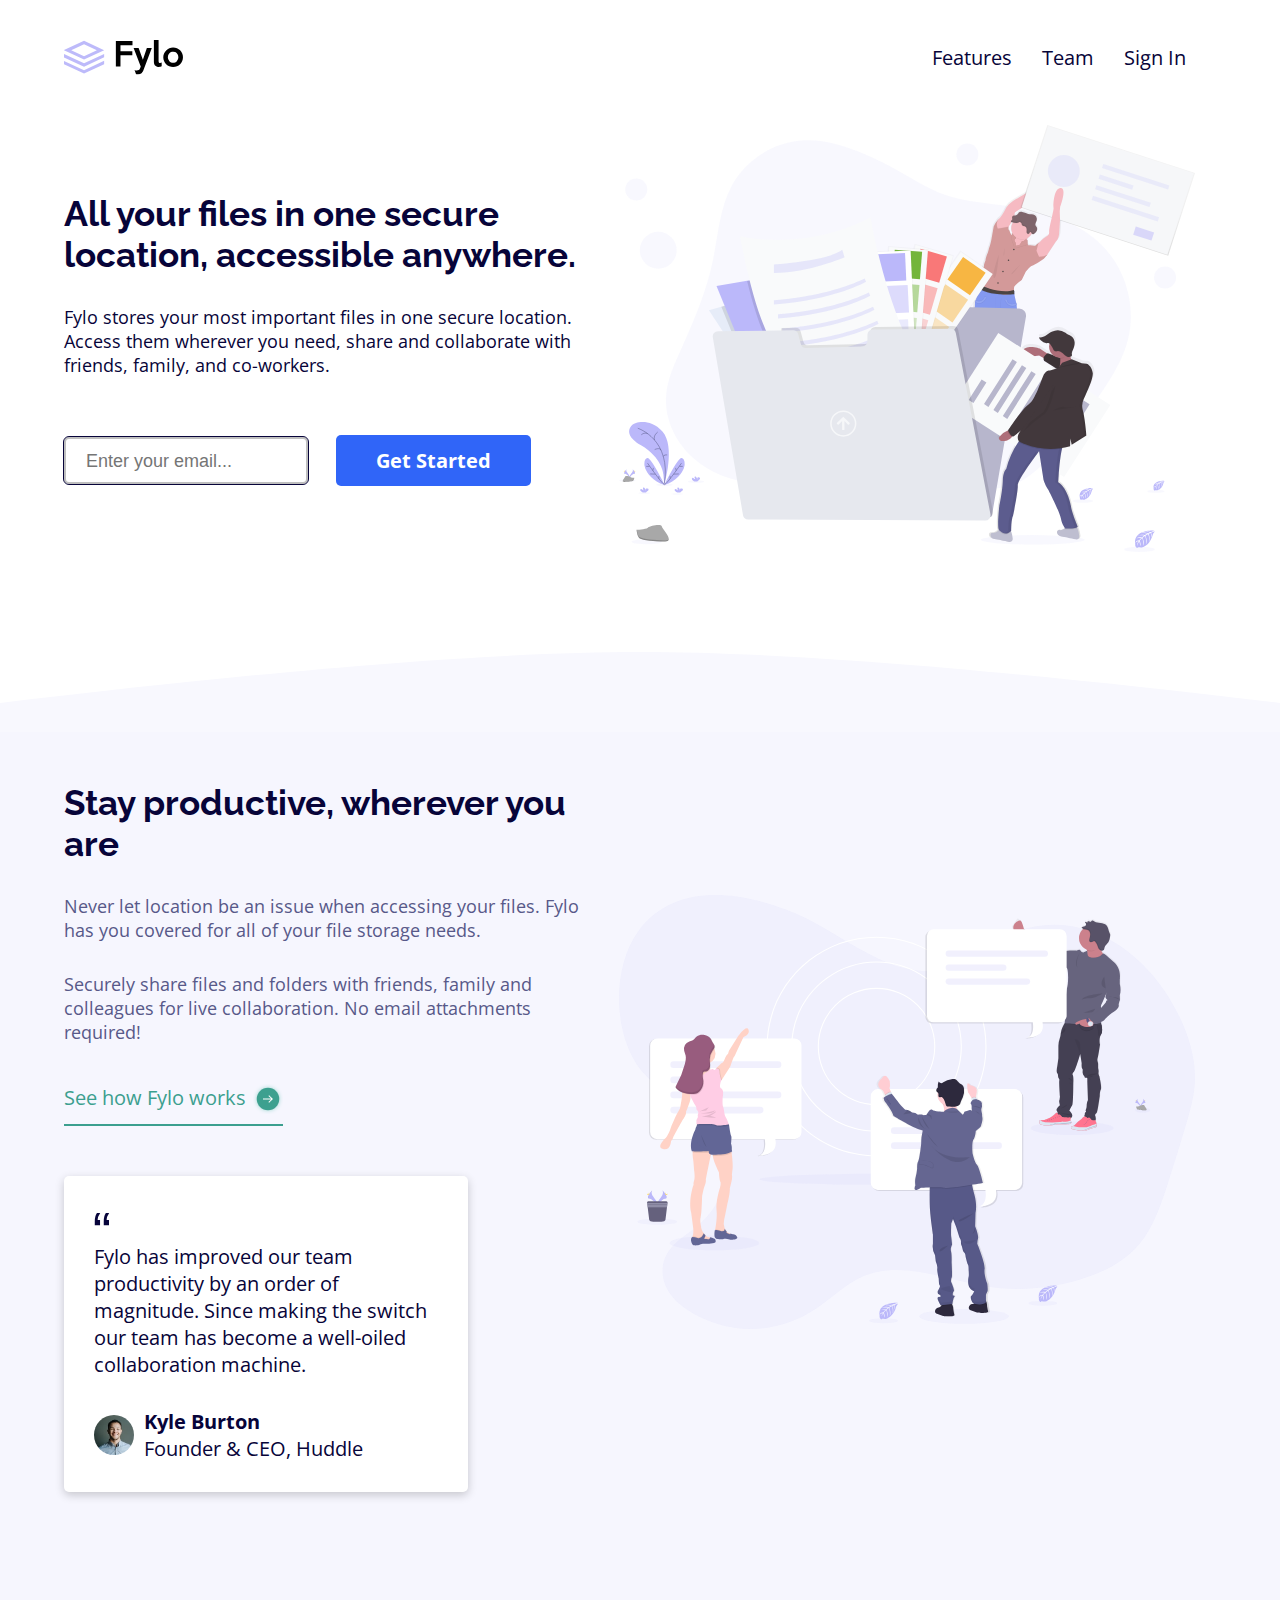
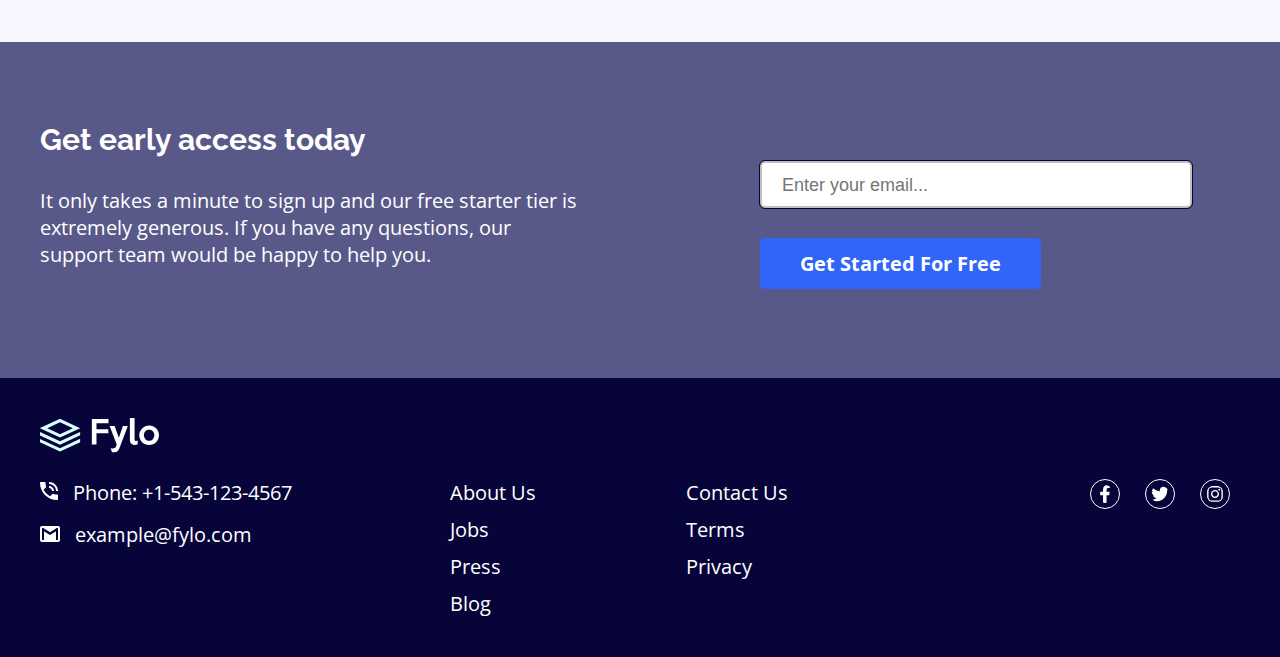
<file: index.html>
<!DOCTYPE html>
<html lang="en">
<head>
  <meta charset="UTF-8">
  <meta name="viewport" content="width=device-width, initial-scale=1.0"> <!-- displays site properly based on user's device -->

  <link rel="icon" type="image/png" sizes="32x32" href="./images/favicon-32x32.png">
  <link rel="preconnect" href="https://fonts.googleapis.com">
  <link href="https://fonts.googleapis.com/css2?family=Open+Sans&family=Raleway:wght@400;700&display=swap" rel="stylesheet"> 
  <link rel="preconnect" href="https://fonts.gstatic.com" crossorigin>
  <link rel="stylesheet" href="style.css">
  <title>Frontend Mentor | Fylo landing page with two column layout</title>

 
</head>
<body>
  <div class="page-wraper">
<header>
   
    <img class="logo" src="images/logo.svg" alt="Logo">
 

    <nav>
    <ul>
      <li>Features</li>
      <li>Team</li>
      <li>Sign In</li>
    </ul>
  </nav>
</header>
<main>
<section class="heroSection">
  <img class="herosection__img" src="images/illustration-1.svg" alt="">
  <div class="section__col">
 <h1 class="herosection--title">All your files in one secure location, accessible anywhere.</h1> 

 <p class="herosection--text">Fylo stores your most important files in one secure location. 
  Access them wherever you need, share and collaborate with friends, 
  family, and co-workers.</p> 
  <div class="ctawrap">
  <input class="inputmail" type="email" name="" id="" placeholder="Enter your email...">
 <a class="btn" href="#">Get Started</a>
</div>
 </div>
</section>
<section class="section">
<img class="section__img" src="images/illustration-2.svg" alt="">
<div class="section__col">

 <h2 class="section--title">Stay productive, wherever you are</h2>

 <p class="section--text">Never let location be an issue when accessing your files. Fylo has you 
  covered for all of your file storage needs.</p> 

 <p class="section--text">Securely share files and folders with friends, family and colleagues for 
  live collaboration. No email attachments required!</p> 

 <a class="guideLink" href="#"> See how Fylo works<img src="images/icon-arrow.svg" alt=""></a>

 <div class="reviewCard">
   <img src="images/icon-quotes.svg" alt="">
  <p>Fylo has improved our team productivity by an order of magnitude. Since 
  making the switch our team has become a well-oiled collaboration machine.</p>  
  <div class="reviewCard__profile">
  <img src="images/avatar-testimonial.jpg" alt="">
  <p class="reviewer-name">Kyle Burton</p>
  <p> Founder & CEO, Huddle</p>
</div>
</div>

</div>
</section>
</main>
<footer>
  <div class="ctablock">
    <div class="cta__textblock">
  <h2 class="cta__title">Get early access today</h2>

 <p class="cta__text">It only takes a minute to sign up and our free starter tier is extremely generous. 
  If you have any questions, our support team would be happy to help you.</p>
 </div>
 <div class="ctawrap footer-ctawrap">
  <input class="inputmail fcta__mail" type="email" name="" id="" placeholder="Enter your email...">
  <a class="btn fcta__btn" href="#">Get Started For Free</a>
</div>
</div>
<div class="footer-section">
  <img class="logo footer__logo" src="images/logo.svg" alt="">
 <div class="footerblock">
  <address> <a class="phone" href="tel:+1-543-123-4567"><img src="images/icon-phone.svg" alt="Phone icon">Phone: +1-543-123-4567</a> 
 <a class="mail" href="mailto:example@fylo.com"> <img src="images/icon-email.svg" alt="Email icon">example@fylo.com</a>
</address>
<div class="footer-nav">
 <ul>
   <li><a href="#"> About Us</a></li>
   <li><a href="#"> Jobs</a></li>
   <li><a href="#"> Press</a></li>
   <li><a href="#"> Blog</a></li>
 </ul>
<ul>
  <li><a href="#"> Contact Us</a></li>
   <li><a href="#"> Terms</a></li>
   <li><a href="#"> Privacy</a></li>
 </ul> 
</div>

<div class="footer-socail">
  <a href="#" aria-label="Facebook"><img src="images/fb-icon.svg" alt=""></a>
  <a href="#" aria-label="Twitter"><img src="images/twitter.svg" alt=""></a>
  <a href="#" aria-label="Instagram"><img src="images/insta-icon.svg" alt=""></a>
</div>
</div>
</div>
</footer>
</div>
</body>
</html>
</file>
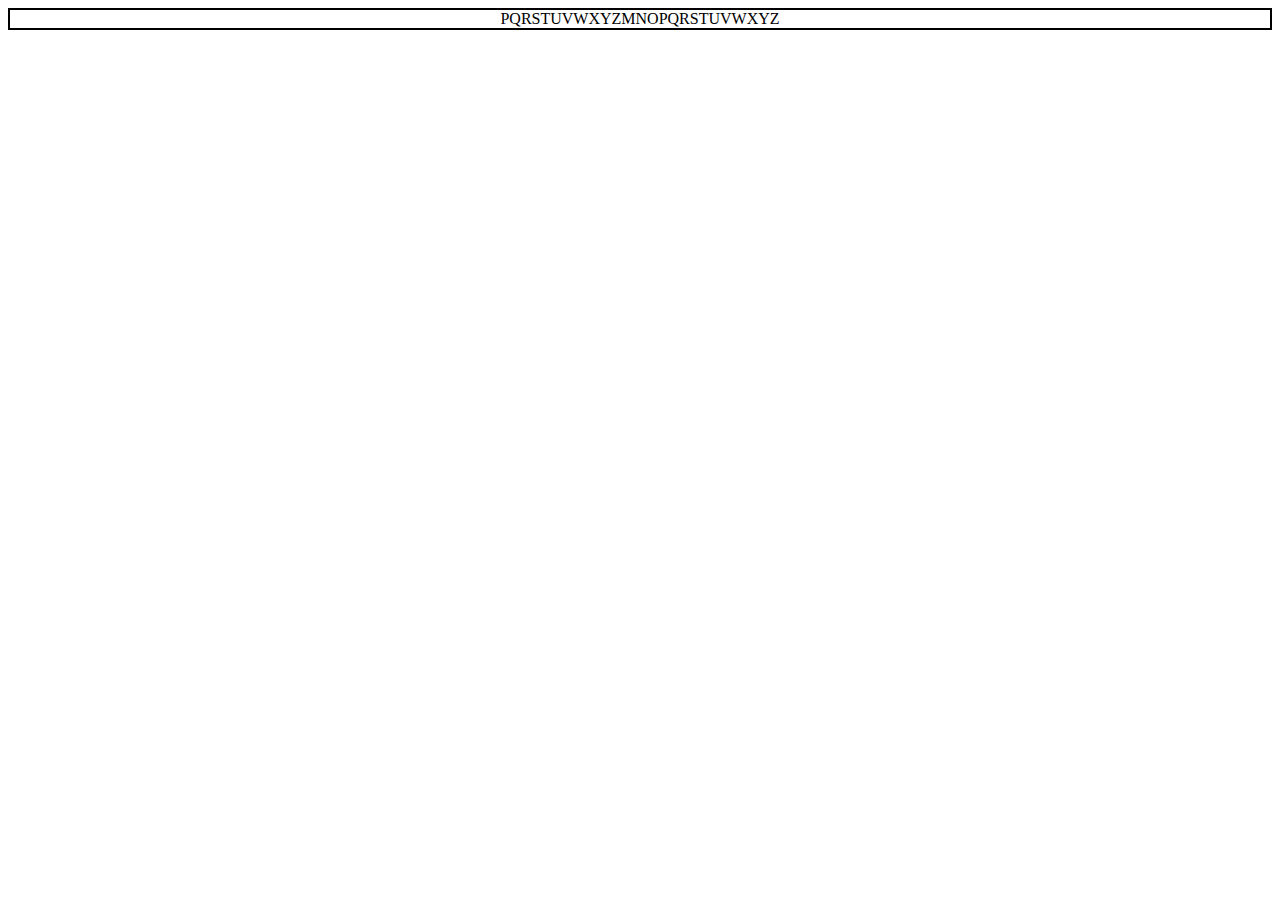
<file: test.htm>
<!DOCTYPE html>
<html lang="en">
<head>
    <meta charset="UTF-8">
    <meta http-equiv="X-UA-Compatible" content="IE=edge">
    <meta name="viewport" content="width=device-width, initial-scale=1.0">
    <title>Document</title>
    <style>
        body{
           display: flex;
           justify-content: center;
           border: 2px solid black;
        }
        
      
    </style>
</head>
<body>PQRSTUVWXYZMNOPQRSTUVWXYZ</body>
</html>
</file>
<file: style.css>
:root{
    --Desaturated-Blue: rgb(88, 89, 137);
    --Very-Dark-Blue: #070439; 
    --Moderate-Cyan: #3c9f8f;
    --Bright-Blue: #3065f8;
    --Light-Gray: hsl(0, 0%, 75%);
    --Light-Grayish-Blue: hsl(240, 75%, 98%);
    font-family: 'Open Sans', sans-serif;
    font-size: 62.5%;
}

*,
*::after,
*::before {
    box-sizing: border-box;
    padding: 0;
    margin: 0;
    outline: 0;
}
body{
    font-size: 1.6rem;
    text-align: center;
    margin-inline: auto;
    background-color:hsla(224, 93%, 58%,.1);
    display: flex;
    align-items: center;
    justify-content: center;
}
.page-wraper{
    min-height: 100vh;
    max-width: 144rem;
    padding-block: 2rem 0;
    box-shadow: 0 3px 10px rgb(0 0 0 / 0.2);
    background-color: #fff;
    position: relative;
    z-index: 0;
}

img{
    max-width: 100%;  
}

header{
    padding: 2rem;
    display: flex;
    align-items: center;
    margin-inline: auto;
}
.logo{
    max-height:3.5rem ;
    min-height:3rem ;
    min-width: 6.5rem;
    
}
nav{
    margin-left: auto;
    color: var(--Very-Dark-Blue);
  }

ul{
    list-style: none;
    display: flex;
    min-width: 23.6rem;
    height: 100%;
    align-items: center;
    margin-inline: 3rem;
    gap: 3rem;
    
}

section{
    padding: 10rem 2.5rem;
    margin-inline: auto;
}

.section{
    background-image: url("images/bg-curve-mobile.svg");
    background-repeat: no-repeat;
    background-position: top 0 right 0;
    background-size: 100% 8rem;
    position: relative;
    }
.section::before{
    content: "";
    display: block;
    position: absolute;
    inset: 0;
    top: 7rem;
    background-color: var(--Light-Grayish-Blue);
    z-index: -1;

}
h1,h2{
    color: var(--Very-Dark-Blue);
    font-family: 'Raleway', sans-serif;
    font-weight: 700;
    text-align: center;
}
section p{
    color: var(--Very-Dark-Blue);
     margin-block: 3rem;
}
section > img{
    display: block;
  width: 90%;
  margin-inline: auto;
}
.herosection--title{
    font-size: 2.5rem;
    margin-block: 3rem;
    
    
}

.section--title{
    margin-block: 10rem 3rem;
    font-size: 2rem;
}
.section--text{
    color: var(--Desaturated-Blue);
}

.inputmail{
    display: block;
    margin-inline: auto;
    width: 90%; 
    border: 2px solid var(--Light-Gray);
    outline: 1px solid var(--Very-Dark-Blue);
    border-radius: .5rem;
    color: var(--Light-Gray);
    padding: 1rem 2rem;
    padding-top: 1.2rem;
    font-size: 1.8rem;
    margin-block: 3rem;
}
.btn{
    display: block;
    text-decoration: none;
    text-align: center;
    color: #ffff;
    background-color: var(--Bright-Blue);
    width: 90%; 
    margin-inline: auto;
    padding: 1.5rem;
    border-radius: .5rem;
    border: none;
    font-weight: 700;
}
.guideLink{
    width: max-content;
    display: block;
    margin-inline: auto;
    text-decoration: none;
    text-align: left;
    color: var(--Moderate-Cyan);
    border-bottom: 2px solid var(--Moderate-Cyan);
    padding: 1rem 0;
    width: max-content;
    display: block;
    margin-inline: auto;
}
.guideLink img{
    vertical-align: middle;
    margin-left: .7rem;
    width: 3rem;
    height: 3rem;
}
.reviewCard{
    margin: 5rem;
    padding: 3rem;
    border-radius: .5rem;
    color: var(--Very-Dark-Blue);
    box-shadow: 0 3px 10px rgb(0 0 0 / 0.2);
    background-color: #ffff;
    text-align: left;
}
.reviewCard > p{
    margin-block: 1rem 3rem;
}
.reviewCard > img{
    width: 1.6rem;
}
.reviewCard__profile{
display: grid;
width: max-content;
grid-template-columns: max-content 1fr;


}
.reviewCard__profile img{
    width: 4rem;
    height: 4rem;
    border-radius: 10rem;
  align-self: center;
    grid-row: 1/3;
    grid-column: 1/2;
    margin-right: 1rem;
}
.reviewCard__profile p {
  padding: 0;
  margin: 0;
}
.reviewer-name{
    color: var(--Very-Dark-Blue);
    font-weight: 700;
}
footer{text-align: left;}
.ctablock{
    background-color: var(--Desaturated-Blue);
    color: #ffff;
    padding: 8rem 4rem;
}
.cta__title{
    color: #ffff;
}
.cta__text{
    text-align: center;
margin-block: 3rem;
}
.cta__mail{
    border:0;
    outline: 0;
    margin-block: 1.5rem;
}
.footer-section{
    background-color: var(--Very-Dark-Blue);
    color: #ffff;
    padding: 4rem;
}
address{
    display: flex;
    flex-direction: column;
    gap: 1.5rem;
    margin-block: 2rem 4rem;
}
.footer__logo{
    filter: invert(100%) sepia(10%) saturate(7486%) hue-rotate(172deg) brightness(112%) contrast(107%);
}
.phone,
.mail{
    color: #ffff;
    text-decoration: none;
    font-style: normal;
}
address img{
    margin-right: 1.5rem;
}
.footer-nav a{
    text-decoration: none;
    color: #ffff;
}
.footer-nav ul{
    display: grid;
    gap: 1rem;
    margin: 4rem 0;

}
.footer-socail{
    margin-inline: auto;
    width: max-content;
}
.footer-socail img{
    width: 3rem;
    height: 3rem;
    border: 1px solid #ffff;
    border-radius: 10rem;
    padding: .5rem;
    margin-inline: 1rem;
}
@media screen and (min-width:700px) {

    body{
        font-size: 2rem;
    }
    header,
    .heroSection,
    .section{
    padding-inline: 5%;
    
    }
     .herosection--title,
     .section--title{
         font-size: 3.5rem;
         text-align: left;
     }
     .herosection--text,
     .section--text{
         font-size: 1.8rem;
     text-align: left;
     }

   .btn,
   .inputmail{
       margin-inline: 0;
   }
  .heroSection,
  .section{
     display: flex;
     flex-direction: row-reverse;
     align-items: center;
     justify-content: space-evenly;
     gap: 1.5rem;
     padding-block: 3rem 10rem;
 }

 .herosection__img,
 .section__img{
     width: 50%;
 }
 .section__col{
     width: 45%;
 }
 .ctawrap{
     width: 90%;
    display: grid;
    grid-template-columns:  1fr max-content;
    justify-items: start;
    align-items: center;

 }
 .btn{
     width: 100%;
     padding: 1.2rem 4rem;
 }
 .section{
    background-image: url("images/bg-curve-desktop.svg");
    }
  .guideLink,
  .reviewCard{
      margin-inline: 0;
      margin-right: 22%;
  }
  
  .ctablock{
     display: flex;
      justify-content: space-between;
      align-items: center;
 }
 .cta__textblock{
  width: 45%;   
 }
 .footer-ctawrap{
width: 40%;
display: grid;
grid-template-columns: max-content 1fr;
justify-items: start;
align-items: center;
 }
 .fcta__mail{
     grid-column: 1/3;
 }
 .fcta__btn{
     grid-column: 1/2;
     
 }

  .cta__title{
    text-align: left;
  }
  .cta__text{
      text-align: left;
  }
  .footerblock{
      display: flex;
      justify-content: space-between;
      align-items: start;

  }
  .footer-nav {
      display: flex;
      align-items: flex-start;
      justify-content: space-evenly;
      margin-block: 2rem 0;
  }
  .footer-nav ul{
      margin: 0;
  }
  .footer-socail{
      margin-inline: 0;
      margin-block: 2rem 0;
  }

}

.btn:hover,
.footer-nav a:hover,
.guideLink:hover
{   cursor: pointer;
    opacity: .7;
    
 }

 .footer-socail a:hover{
    filter: invert(5%) sepia(54%) saturate(4690%) hue-rotate(241deg) brightness(95%) contrast(111%);
 }
</file>
